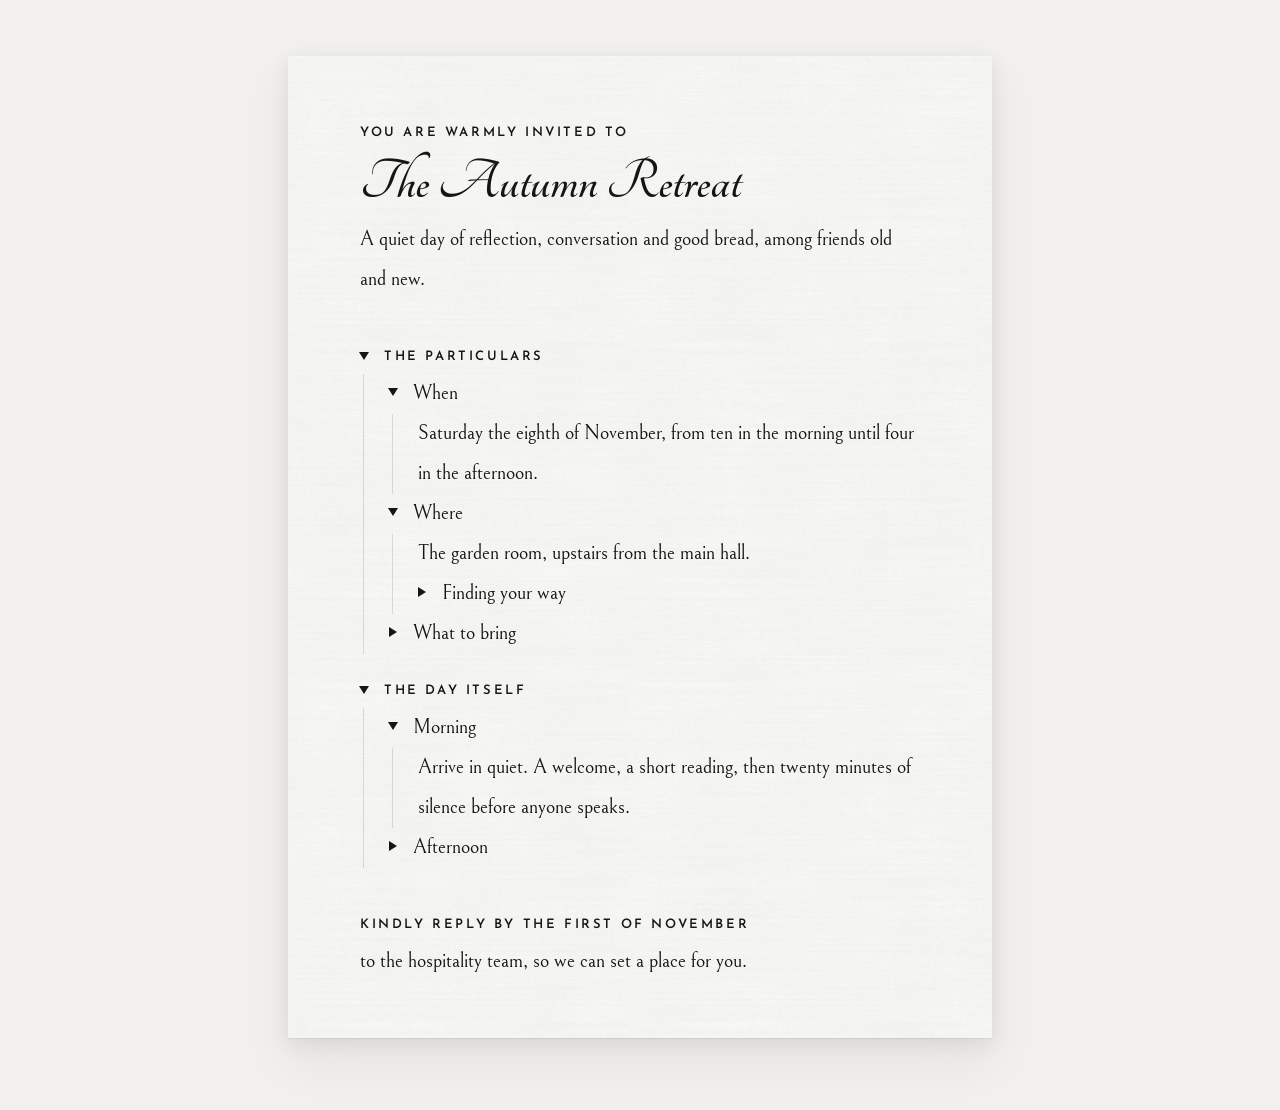
<file: looks/outline-invitation/sample.html>
<!doctype html>
<html lang="en">
<meta charset="utf-8">
<meta name="viewport" content="width=device-width, initial-scale=1">
<title>Invitation</title>
<meta name="claude:viewport-fit-sides" content="cover">
<link rel="preconnect" href="https://fonts.googleapis.com">
<link rel="preconnect" href="https://fonts.gstatic.com" crossorigin>
<link rel="stylesheet" href="https://fonts.googleapis.com/css2?family=Bellefair&family=Josefin+Sans:wght@400;600&family=Tangerine:wght@400;700&display=swap">
<style>
  /* Layout: a single invitation card of lightly textured stock, everything set flush left;
     the eyebrows are toggles too, holding their own toggles. One printed look, light only by choice. */
  :root {
    color-scheme: light;
    --table: #f1f0ee;          /* the surface the card rests on */
    --paper: #fefefc;          /* nearly white, the faintest warmth */
    --ink: #161513;            /* soft black, as printed */
    --rule: rgba(22, 21, 19, 0.55);
    --guide: rgba(22, 21, 19, 0.13);   /* the very light toggle line */
    --face-title: "Tangerine", "Apple Chancery", cursive;
    --face-text: "Bellefair", "Cormorant Garamond", Georgia, serif;
    --face-eyebrow: "Josefin Sans", "Futura", "Century Gothic", sans-serif;
    --size-title: 3.75rem;
    --size-toggle: 1.25rem;    /* every line inside a toggle uses this one size */
    --size-eyebrow: 0.8125rem;
    --leading: 2;              /* double line spacing everywhere */
    --indent: 1.75rem;
    /* paper grain: fine fibre noise plus a soft cloudy mottle, both very faint */
    --grain: url("data:image/svg+xml,%3Csvg xmlns='http://www.w3.org/2000/svg' width='260' height='260'%3E%3Cfilter id='n'%3E%3CfeTurbulence type='fractalNoise' baseFrequency='0.85' numOctaves='3' stitchTiles='stitch'/%3E%3CfeColorMatrix values='0 0 0 0 0.40  0 0 0 0 0.39  0 0 0 0 0.36  0 0 0 0.13 0'/%3E%3C/filter%3E%3Crect width='100%25' height='100%25' filter='url(%23n)'/%3E%3C/svg%3E");
    --mottle: url("data:image/svg+xml,%3Csvg xmlns='http://www.w3.org/2000/svg' width='600' height='600'%3E%3Cfilter id='m'%3E%3CfeTurbulence type='fractalNoise' baseFrequency='0.012' numOctaves='2' stitchTiles='stitch'/%3E%3CfeColorMatrix values='0 0 0 0 0.50  0 0 0 0 0.49  0 0 0 0 0.46  0 0 0 0.065 0'/%3E%3C/filter%3E%3Crect width='100%25' height='100%25' filter='url(%23m)'/%3E%3C/svg%3E");
    --fibres: url("data:image/svg+xml,%3Csvg xmlns='http://www.w3.org/2000/svg' width='340' height='340'%3E%3Cfilter id='f'%3E%3CfeTurbulence type='fractalNoise' baseFrequency='0.004 0.35' numOctaves='2' seed='7' stitchTiles='stitch'/%3E%3CfeColorMatrix values='0 0 0 0 0.47  0 0 0 0 0.46  0 0 0 0 0.43  0 0 0 0.09 -0.012'/%3E%3C/filter%3E%3Crect width='100%25' height='100%25' filter='url(%23f)'/%3E%3C/svg%3E");
  }

  body {
    background: var(--table); color: var(--ink);
    font-family: var(--face-text); font-size: var(--size-toggle); line-height: var(--leading);
    padding-left: max(16px, env(safe-area-inset-left, 0px));
    padding-right: max(16px, env(safe-area-inset-right, 0px));
    padding-block: 3rem 4rem;
  }

  .card {
    max-width: 42rem; margin: 0 auto; position: relative;
    background-color: var(--paper);
    background-image: var(--grain), var(--fibres), var(--mottle);
    box-shadow: 0 1px 1px rgba(40, 32, 20, 0.06), 0 6px 18px rgba(40, 32, 20, 0.08), 0 24px 48px rgba(40, 32, 20, 0.06);
    padding: 1rem;
  }
  .frame {
    padding-block: 3rem 2.5rem; padding-inline: clamp(1.25rem, 6vw, 3.5rem);
    display: grid; gap: 2.75rem; min-width: 0;
  }

  .eyebrow {
    font-family: var(--face-eyebrow); font-size: var(--size-eyebrow); line-height: var(--leading);
    text-transform: uppercase; letter-spacing: 0.2em; font-weight: 600; margin: 0;
  }
  header { display: grid; gap: 0.25rem; }
  h1 {
    font-family: var(--face-title); font-weight: 700; font-size: var(--size-title);
    line-height: 1.1; margin: 0; text-wrap: balance;
  }
  .lede { margin: 0; }

  .sections { display: grid; gap: 1.5rem; min-width: 0; }
  details.section > summary { font-family: var(--face-eyebrow); font-size: var(--size-eyebrow); text-transform: uppercase; letter-spacing: 0.2em; font-weight: 600; }
  details.section > summary { align-items: center; }
  details.section > summary::before {   /* same triangle as the other toggles, not scaled down with the small caps */
    border-left-width: calc(var(--size-toggle) * 0.42); border-top-width: calc(var(--size-toggle) * 0.27); border-bottom-width: calc(var(--size-toggle) * 0.27);
    transform: translateY(-0.08em);
  }
  details.section[open] > summary::before { transform: translateY(-0.08em) rotate(90deg); }
  details.section > .body { margin-top: 0.25rem; }
  .outline { display: grid; min-width: 0; }

  details { font-size: var(--size-toggle); line-height: var(--leading); }
  summary {
    list-style: none; cursor: pointer; display: grid; grid-template-columns: 1.5rem minmax(0, 1fr); align-items: baseline;
  }
  summary::-webkit-details-marker { display: none; }
  summary::before {
    content: ""; width: 0; height: 0; justify-self: start; transform: translateY(-0.1em);
    border-left: 0.42em solid var(--ink); border-top: 0.27em solid transparent; border-bottom: 0.27em solid transparent;
    transition: transform 0.15s ease;
  }
  details[open] > summary::before { transform: translateY(-0.1em) rotate(90deg); }
  summary:focus-visible { outline: 1px solid var(--rule); outline-offset: 4px; }

  .body {
    margin-left: 0.2rem; padding-left: calc(var(--indent) - 0.2rem);
    border-left: 1px solid var(--guide); display: grid; min-width: 0;
  }
  .body p { margin: 0; }
  .body ul { margin: 0; padding-left: 1.1rem; }

  footer { display: grid; gap: 0.25rem; }
  footer p { margin: 0; }

  @media (max-width: 30rem) {
    :root { --size-title: 3rem; --indent: 1.25rem; }
    body { padding-block: 1.5rem 2rem; }
    .card { padding: 0.5rem; }
    .frame { padding-block: 2.5rem 2rem; }
  }
  @media (prefers-reduced-motion: reduce) { summary::before { transition: none; } }
</style>

<main class="card">
  <div class="frame">
    <header>
      <p class="eyebrow">You are warmly invited to</p>
      <h1>The Autumn Retreat</h1>
      <p class="lede">A quiet day of reflection, conversation and good bread, among friends old and new.</p>
    </header>

    <div class="sections">
    <details class="section" open>
      <summary>The particulars</summary>
      <div class="body outline">
        <details open>
          <summary>When</summary>
          <div class="body">
            <p>Saturday the eighth of November, from ten in the morning until four in the afternoon.</p>
          </div>
        </details>
        <details open>
          <summary>Where</summary>
          <div class="body">
            <p>The garden room, upstairs from the main hall.</p>
            <details>
              <summary>Finding your way</summary>
              <div class="body">
                <p>Come in by the side door on the courtyard. The stairs are just past the coat rack, and the lift is beside them.</p>
              </div>
            </details>
          </div>
        </details>
        <details>
          <summary>What to bring</summary>
          <div class="body">
            <ul>
              <li>A warm layer for the morning silence</li>
              <li>A journal or a few loose pages</li>
              <li>Something to share at lunch</li>
            </ul>
          </div>
        </details>
      </div>
    </details>

    <details class="section" open>
      <summary>The day itself</summary>
      <div class="body outline">
        <details open>
          <summary>Morning</summary>
          <div class="body">
            <p>Arrive in quiet. A welcome, a short reading, then twenty minutes of silence before anyone speaks.</p>
          </div>
        </details>
        <details>
          <summary>Afternoon</summary>
          <div class="body">
            <p>Small circles of four, then an unhurried walk in the garden.</p>
            <details>
              <summary>Closing</summary>
              <div class="body">
                <p>Everyone names one thing they are taking home. The candles go out together.</p>
              </div>
            </details>
          </div>
        </details>
      </div>
    </details>
    </div>

    <footer>
      <p class="eyebrow">Kindly reply by the first of November</p>
      <p>to the hospitality team, so we can set a place for you.</p>
    </footer>
  </div>
</main>
</file>
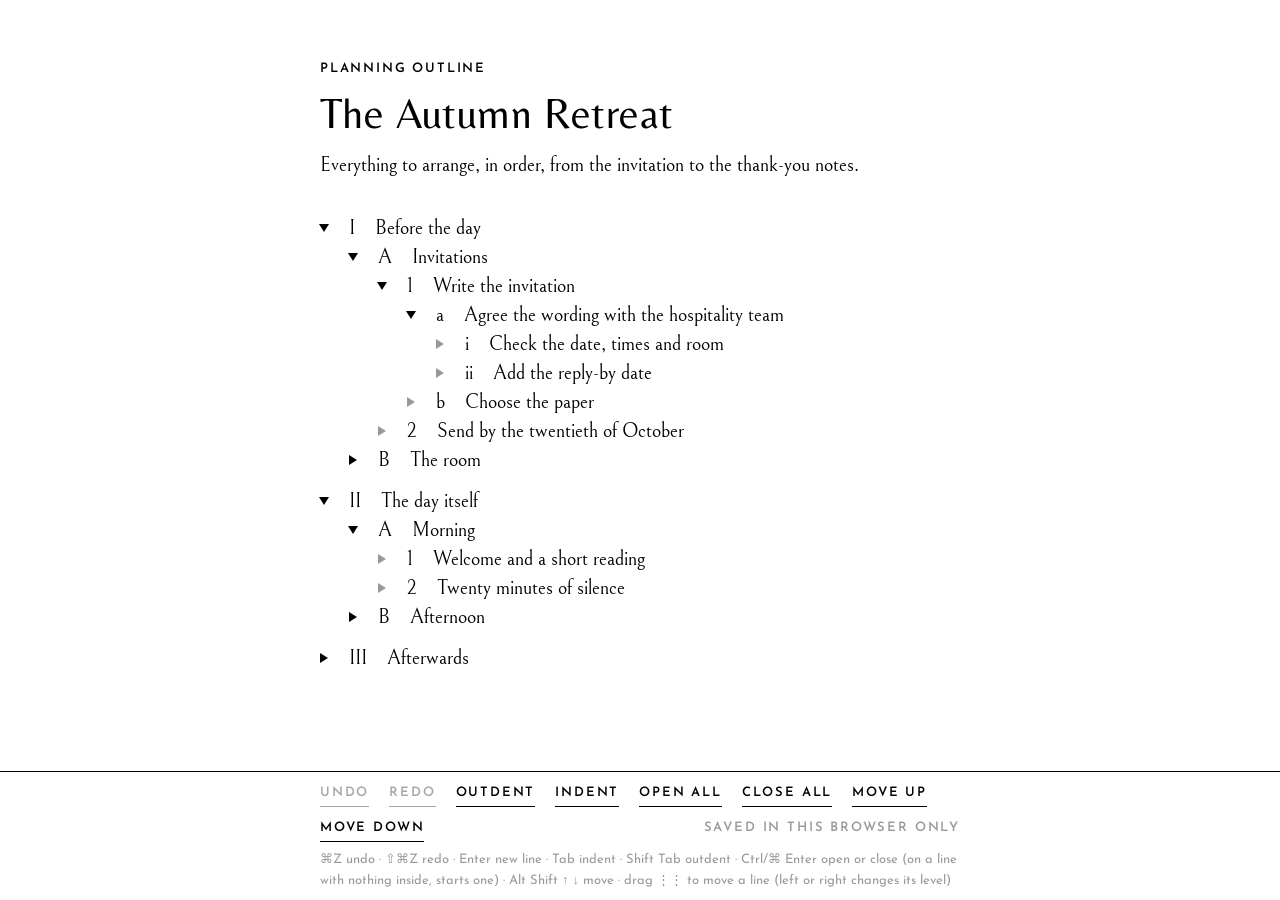
<file: looks/outline-traditional/sample.html>
<!doctype html>
<html lang="en">
<meta charset="utf-8">
<meta name="viewport" content="width=device-width, initial-scale=1">
<title>Outline</title>
<meta name="claude:viewport-fit-sides" content="cover">
<link rel="preconnect" href="https://fonts.googleapis.com">
<link rel="preconnect" href="https://fonts.gstatic.com" crossorigin>
<link rel="stylesheet" href="https://fonts.googleapis.com/css2?family=Bellefair&family=Belleza&family=Josefin+Sans:wght@400;600&display=swap">
<style>
  /* Layout: one centred reading column; a traditional numbered outline (I, A, 1, a, i) where every line is a toggle,
     each level's toggles set directly under its parent's number, set close in Bellefair at 1.15.
     Toggle, number and text are separated by one equal gap.
     A quiet tool bar sits at the bottom for touch screens (the same actions as the keyboard shortcuts). */
  :root {
    --bg: #ffffff;
    --fg: #000000;
    --line: #000000;
    --faint: rgba(0, 0, 0, 0.4);
    --guide: rgba(0, 0, 0, 0.13);
    --face-title: "Belleza", "Optima", "Candara", sans-serif;
    --face-text: "Bellefair", "Cormorant Garamond", Georgia, serif;
    --face-eyebrow: "Josefin Sans", "Futura", "Century Gothic", sans-serif;
    --size-title: 2.6rem;
    --size-toggle: 1.25rem;   /* every line inside a toggle uses this one size */
    --size-eyebrow: 0.8125rem;
    --leading: 2;             /* header and tools keep double spacing */
    --leading-outline: 1.15;  /* the outline itself is set close */
    --twist: 0.45em;          /* the toggle triangle's own width */
    --gap: 1em;               /* one equal space: toggle → number → text */
    --indent: calc(var(--twist) + var(--gap));   /* children start under the parent's number */
  }
  @media (prefers-color-scheme: dark) { :root:not([data-theme="light"]) { --bg: #000000; --fg: #ffffff; --line: #ffffff; --faint: rgba(255, 255, 255, 0.45); --guide: rgba(255, 255, 255, 0.18); color-scheme: dark; } }
  :root[data-theme="dark"] { --bg: #000000; --fg: #ffffff; --line: #ffffff; --faint: rgba(255, 255, 255, 0.45); --guide: rgba(255, 255, 255, 0.18); color-scheme: dark; }

  body {
    background: var(--bg); color: var(--fg);
    font-family: var(--face-text); font-size: var(--size-toggle); line-height: var(--leading);
    padding-left: max(16px, env(safe-area-inset-left, 0px));
    padding-right: max(16px, env(safe-area-inset-right, 0px));
    padding-block: 3rem 7rem;
  }
  .page { max-width: 40rem; margin: 0 auto; display: grid; gap: 1.75rem; min-width: 0; }

  .eyebrow-style {
    font-family: var(--face-eyebrow); font-size: var(--size-eyebrow); line-height: var(--leading);
    text-transform: uppercase; letter-spacing: 0.14em; font-weight: 600;
  }
  header { display: grid; gap: 0.5rem; min-width: 0; }
  header > * { margin: 0; }
  h1 {
    font-family: var(--face-title); font-weight: 400; font-size: var(--size-title);
    letter-spacing: 0.01em; line-height: 1.15; text-wrap: balance;
  }
  .lede { max-width: 34rem; }

  [contenteditable] { outline: none; position: relative; min-width: 0; overflow-wrap: anywhere; white-space: pre-wrap; caret-color: var(--fg); }
  [contenteditable].is-empty::before {
    content: attr(data-placeholder); position: absolute; left: 0; top: 0; color: var(--faint); pointer-events: none; white-space: nowrap;
  }
  .outline [contenteditable].is-empty:not(:focus)::before { content: none; }
  .outline.single [contenteditable].is-empty::before { content: attr(data-placeholder); }

  .tools button {
    font-family: var(--face-eyebrow); font-size: var(--size-eyebrow); line-height: var(--leading);
    text-transform: uppercase; letter-spacing: 0.14em; font-weight: 600;
    background: none; color: var(--fg); border: 0; border-bottom: 1px solid var(--line); padding: 0; cursor: pointer;
  }
  .tools button:disabled { opacity: 0.35; cursor: default; }
  .tools button:focus-visible, .twist:focus-visible { outline: 1px solid var(--line); outline-offset: 4px; }
  .status { margin-left: auto; color: var(--faint); }

  .outline { display: grid; min-width: 0; line-height: var(--leading-outline); position: relative; }
  .row { position: relative; display: grid; grid-template-columns: var(--twist) auto minmax(0, 1fr); column-gap: var(--gap); align-items: baseline; min-width: 0; padding-block: 0.15em; }
  .marker { font-variant-numeric: lining-nums; white-space: nowrap; }
  .twist {
    font: inherit; width: var(--twist); height: calc(var(--leading-outline) * 1em); padding: 0; border: 0; background: none; cursor: pointer;
    justify-self: start; align-self: start; display: inline-flex; align-items: center; color: var(--fg);
  }
  .twist::before {
    content: ""; width: 0; height: 0;
    border-left: 0.42em solid currentColor; border-top: 0.27em solid transparent; border-bottom: 0.27em solid transparent;
    transition: transform 0.15s ease;
  }
  .twist.empty { color: var(--faint); }
  .group.open > .row > .twist::before { transform: rotate(90deg); }
  .body { padding-left: var(--indent); display: grid; min-width: 0; }   /* no guide line: each level's toggles sit straight under its parent's number */
  .outline > .row:not(:first-child), .outline > .group:not(:first-child) { margin-top: 0.75rem; }

  .loading { color: var(--faint); margin: 0; }

  /* drag to move: a grip in the left margin of each line (mouse and trackpad only) */
  .grip {
    position: absolute; left: -1.6em; top: 0.15em; width: 1.2em; text-align: center;
    color: var(--faint); cursor: grab; opacity: 0; user-select: none; -webkit-user-select: none; letter-spacing: -0.2em;
  }
  .row:hover > .grip, .grip.held { opacity: 1; }
  .drag-src { opacity: 0.3; }
  .drop-line { position: absolute; right: 0; height: 0; border-top: 2px solid var(--line); pointer-events: none; }
  .drop-line::before { content: ""; position: absolute; left: -4px; top: -5px; width: 6px; height: 6px; border: 2px solid var(--line); border-radius: 50%; background: var(--bg); }
  body.dragging, body.dragging * { cursor: grabbing !important; user-select: none !important; -webkit-user-select: none !important; }
  @media (hover: none), (pointer: coarse) { .grip { display: none; } }

  .tools {
    position: fixed; left: 0; right: 0; bottom: 0; background: var(--bg); border-top: 1px solid var(--line);
    padding-left: max(16px, env(safe-area-inset-left, 0px)); padding-right: max(16px, env(safe-area-inset-right, 0px));
    padding-block: 0.5rem calc(0.5rem + env(safe-area-inset-bottom, 0px));
  }
  .tools .inner { max-width: 40rem; margin: 0 auto; display: flex; gap: 0.5rem 1.25rem; flex-wrap: wrap; align-items: baseline; }
  .tools .keys { color: var(--faint); font-family: var(--face-eyebrow); font-size: var(--size-eyebrow); line-height: 1.6; flex-basis: 100%; }

  @media (max-width: 30rem) {
    :root { --size-title: 2.05rem; }
    .tools .keys { display: none; }
  }
  @media (hover: none) { .tools .keys { display: none; } }
  @media (prefers-reduced-motion: reduce) { .twist::before { transition: none; } }
</style>

<main class="page">
  <header>
    <p class="eyebrow-style" id="f-eyebrow" contenteditable="plaintext-only" spellcheck="true" data-placeholder="Eyebrow"></p>
    <h1 id="f-title" contenteditable="plaintext-only" spellcheck="true" data-placeholder="Untitled"></h1>
    <p class="lede" id="f-lede" contenteditable="plaintext-only" spellcheck="true" data-placeholder="A line or two about this outline"></p>
  </header>

  <div class="outline" id="outline"><p class="loading">Opening your outline…</p></div>
</main>

<div class="tools" role="toolbar" aria-label="Line tools">
  <div class="inner">
    <button type="button" data-act="undo" disabled>Undo</button>
    <button type="button" data-act="redo" disabled>Redo</button>
    <button type="button" data-act="outdent">Outdent</button>
    <button type="button" data-act="indent">Indent</button>
    <button type="button" data-act="open-all">Open all</button>
    <button type="button" data-act="close-all">Close all</button>
    <button type="button" data-act="up">Move up</button>
    <button type="button" data-act="down">Move down</button>
    <span class="eyebrow-style status" id="status" aria-live="polite"></span>
    <span class="keys">⌘Z undo · ⇧⌘Z redo · Enter new line · Tab indent · Shift Tab outdent · Ctrl/⌘ Enter open or close (on a line with nothing inside, starts one) · Alt Shift ↑ ↓ move · drag ⋮⋮ to move a line (left or right changes its level)</span>
  </div>
</div>

<script>
(function () {
  var outlineEl = document.getElementById('outline');
  var statusEl = document.getElementById('status');
  var fields = { eyebrow: document.getElementById('f-eyebrow'), title: document.getElementById('f-title'), lede: document.getElementById('f-lede') };
  var state = { eyebrow: '', title: '', lede: '', items: [] };
  var items = state.items;
  var lastFocusId = null;
  var docRef = null, loaded = false, lastSavedJson = null;
  var saveTimer = null, saving = false, dirty = false, readOnly = false;
  var LOCAL_KEY = 'outline-traditional.sample';
  var SAMPLE = {"eyebrow": "Planning outline", "title": "The Autumn Retreat", "lede": "Everything to arrange, in order, from the invitation to the thank-you notes.", "items": [{"id": "t01", "text": "Before the day", "depth": 0, "open": true, "eyebrow": false}, {"id": "t02", "text": "Invitations", "depth": 1, "open": true, "eyebrow": false}, {"id": "t03", "text": "Write the invitation", "depth": 2, "open": true, "eyebrow": false}, {"id": "t04", "text": "Agree the wording with the hospitality team", "depth": 3, "open": true, "eyebrow": false}, {"id": "t05", "text": "Check the date, times and room", "depth": 4, "open": true, "eyebrow": false}, {"id": "t06", "text": "Add the reply-by date", "depth": 4, "open": true, "eyebrow": false}, {"id": "t07", "text": "Choose the paper", "depth": 3, "open": true, "eyebrow": false}, {"id": "t08", "text": "Send by the twentieth of October", "depth": 2, "open": true, "eyebrow": false}, {"id": "t09", "text": "The room", "depth": 1, "open": false, "eyebrow": false}, {"id": "t10", "text": "Book the garden room", "depth": 2, "open": true, "eyebrow": false}, {"id": "t11", "text": "Chairs in circles of four", "depth": 2, "open": true, "eyebrow": false}, {"id": "t12", "text": "The day itself", "depth": 0, "open": true, "eyebrow": false}, {"id": "t13", "text": "Morning", "depth": 1, "open": true, "eyebrow": false}, {"id": "t14", "text": "Welcome and a short reading", "depth": 2, "open": true, "eyebrow": false}, {"id": "t15", "text": "Twenty minutes of silence", "depth": 2, "open": true, "eyebrow": false}, {"id": "t16", "text": "Afternoon", "depth": 1, "open": false, "eyebrow": false}, {"id": "t17", "text": "Small circles", "depth": 2, "open": true, "eyebrow": false}, {"id": "t18", "text": "Walk in the garden", "depth": 2, "open": true, "eyebrow": false}, {"id": "t19", "text": "Closing", "depth": 2, "open": true, "eyebrow": false}, {"id": "t20", "text": "Each person names one thing they are taking home", "depth": 3, "open": true, "eyebrow": false}, {"id": "t21", "text": "The candles go out together", "depth": 3, "open": true, "eyebrow": false}, {"id": "t22", "text": "Afterwards", "depth": 0, "open": false, "eyebrow": false}, {"id": "t23", "text": "Thank-you notes", "depth": 1, "open": true, "eyebrow": false}, {"id": "t24", "text": "Notes for next year", "depth": 1, "open": true, "eyebrow": false}]};

  /* ── model: a flat list of lines, each with a depth; a line's children are the deeper lines after it ── */
  function uid() { return Math.random().toString(36).slice(2, 10); }
  function newItem(text, depth) { return { id: uid(), text: text || '', depth: depth || 0, open: true, eyebrow: false }; }
  function idx(id) { for (var i = 0; i < items.length; i++) if (items[i].id === id) return i; return -1; }
  function hasKids(i) { return i + 1 < items.length && items[i + 1].depth > items[i].depth; }
  function subtreeEnd(i) { var d = items[i].depth, j = i + 1; while (j < items.length && items[j].depth > d) j++; return j; }
  function visibleIds() {
    var out = [], skip = Infinity;
    items.forEach(function (it) { if (it.depth > skip) return; skip = Infinity; out.push(it.id); if (!it.open) skip = it.depth; });
    return out.filter(function (id) { return true; });
  }
  function normalize(data) {
    var src = (data && Array.isArray(data.items)) ? data.items : [], out = [], prev = -1;
    src.forEach(function (r) {
      if (!r || typeof r !== 'object') return;
      var d = Math.max(0, Math.min(Number(r.depth) || 0, prev + 1));
      out.push({ id: String(r.id || uid()), text: String(r.text || ''), depth: d, open: r.open !== false, eyebrow: false });
      prev = d;
    });
    return { eyebrow: String((data && data.eyebrow) || ''), title: String((data && data.title) || ''), lede: String((data && data.lede) || ''), items: out };
  }
  function body() {
    return { eyebrow: state.eyebrow, title: state.title, lede: state.lede,
      items: items.map(function (it) { return { id: it.id, text: it.text, depth: it.depth, open: it.open, eyebrow: it.eyebrow }; }) };
  }
  function apply(data) {
    var n = normalize(data);
    if (!n.items.length) n.items.push(newItem('', 0));
    state.eyebrow = n.eyebrow; state.title = n.title; state.lede = n.lede;
    items.length = 0; n.items.forEach(function (it) { items.push(it); });
    Object.keys(fields).forEach(function (k) { fields[k].textContent = state[k]; markEmpty(fields[k]); });
  }

  /* ── numbering: I, A, 1, a, i (no full stops); deeper levels repeat 1, a, i ── */
  function roman(n) {
    var v = [1000, 900, 500, 400, 100, 90, 50, 40, 10, 9, 5, 4, 1], r = ['M', 'CM', 'D', 'CD', 'C', 'XC', 'L', 'XL', 'X', 'IX', 'V', 'IV', 'I'], out = '';
    for (var k = 0; k < v.length; k++) while (n >= v[k]) { out += r[k]; n -= v[k]; }
    return out;
  }
  function alpha(n) { var out = ''; while (n > 0) { n--; out = String.fromCharCode(65 + (n % 26)) + out; n = Math.floor(n / 26); } return out; }
  function marker(depth, n) {
    var style = depth < 5 ? depth : 2 + ((depth - 5) % 3);
    return [roman(n), alpha(n), String(n), alpha(n).toLowerCase(), roman(n).toLowerCase()][style];
  }

  /* ── caret helpers ── */
  function caretOffset(el) {
    var sel = window.getSelection(); if (!sel.rangeCount) return 0;
    var r = sel.getRangeAt(0); if (!el.contains(r.startContainer)) return 0;
    var pre = document.createRange(); pre.selectNodeContents(el); pre.setEnd(r.startContainer, r.startOffset);
    return pre.toString().length;
  }
  function setCaret(el, offset) {
    el.focus();
    var sel = window.getSelection(), r = document.createRange(), left = offset, node = null;
    var walker = document.createTreeWalker(el, NodeFilter.SHOW_TEXT);
    while (walker.nextNode()) { var t = walker.currentNode; if (left <= t.length) { node = t; break; } left -= t.length; }
    if (node) r.setStart(node, left); else { r.selectNodeContents(el); r.collapse(false); }
    r.collapse(true); sel.removeAllRanges(); sel.addRange(r);
  }
  function caretRect() {
    var sel = window.getSelection(); if (!sel.rangeCount) return null;
    var rects = sel.getRangeAt(0).getClientRects(); return rects.length ? rects[0] : null;
  }
  function onFirstLine(el) { var c = caretRect(); if (!c) return true; return c.top - el.getBoundingClientRect().top < c.height * 0.9; }
  function onLastLine(el) { var c = caretRect(); if (!c) return true; return el.getBoundingClientRect().bottom - c.bottom < c.height * 0.9; }
  function textEl(id) { return outlineEl.querySelector('.text[data-id="' + id + '"]'); }
  function markEmpty(el) { el.classList.toggle('is-empty', !el.textContent); }

  /* ── render: rebuild the nested toggles from the flat list ── */
  function render(focusId, offset) {
    outlineEl.textContent = '';
    outlineEl.classList.toggle('single', items.length === 1);
    var stack = [{ depth: -1, el: outlineEl }], skip = Infinity;
    var counts = [];
    items.forEach(function (it, i) {
      counts.length = it.depth + 1; counts[it.depth] = (counts[it.depth] || 0) + 1;
      if (it.depth > skip) return; skip = Infinity;
      while (stack.length > 1 && stack[stack.length - 1].depth >= it.depth) stack.pop();
      var parent = stack[stack.length - 1].el, kids = hasKids(i);
      var row = document.createElement('div'); row.className = 'row';
      var tw = document.createElement('button'); tw.type = 'button'; tw.className = 'twist' + (kids ? '' : ' empty'); tw.tabIndex = -1;
      if (kids) { tw.setAttribute('aria-expanded', it.open ? 'true' : 'false'); tw.setAttribute('aria-label', it.open ? 'Close' : 'Open'); }
      else tw.setAttribute('aria-label', 'Add a line inside');
      tw.dataset.id = it.id; row.appendChild(tw);
      if (!readOnly) { var gp = document.createElement('span'); gp.className = 'grip'; gp.setAttribute('aria-hidden', 'true'); gp.textContent = '⋮⋮'; gp.dataset.id = it.id; row.appendChild(gp); }
      var mk = document.createElement('span'); mk.className = 'marker'; mk.setAttribute('aria-hidden', 'true'); mk.textContent = marker(it.depth, counts[it.depth]); row.appendChild(mk);
      var t = document.createElement('div'); t.className = 'text'; t.dataset.id = it.id;
      t.setAttribute('contenteditable', readOnly ? 'false' : 'plaintext-only'); t.spellcheck = true;
      t.setAttribute('role', 'textbox'); t.dataset.placeholder = items.length === 1 ? 'Start typing…' : 'Type here';
      t.textContent = it.text; markEmpty(t); row.appendChild(t);
      if (kids) {
        var g = document.createElement('div'); g.className = 'group' + (it.open ? ' open' : '') + (it.eyebrow ? ' eyebrow' : '');
        g.appendChild(row); parent.appendChild(g);
        if (it.open) { var b = document.createElement('div'); b.className = 'body'; g.appendChild(b); stack.push({ depth: it.depth, el: b }); }
        else skip = it.depth;
      } else parent.appendChild(row);
    });
    if (focusId) { var el = textEl(focusId); if (el) setCaret(el, offset == null ? el.textContent.length : offset); }
  }
  function rerenderKeepingFocus() {
    var a = document.activeElement;
    if (a && a.classList && a.classList.contains('text')) render(a.dataset.id, caretOffset(a)); else render();
  }

  /* ── undo / redo: whole-outline snapshots; typing is grouped into one step per pause ── */
  var undoStack = [], redoStack = [], typingBurst = false, burstTimer = null;
  function snap() {
    var a = document.activeElement, f = null, off = null;
    if (a && a.classList && a.classList.contains('text')) { f = a.dataset.id; off = caretOffset(a); }
    else if (a && a.id && a.id.indexOf('f-') === 0) { f = a.id; off = caretOffset(a); }
    return { json: JSON.stringify(body()), focus: f, offset: off };
  }
  function checkpoint() {
    if (readOnly) return;
    endBurst();
    undoStack.push(snap()); if (undoStack.length > 300) undoStack.shift();
    redoStack.length = 0; updateHistoryButtons();
  }
  var burstKind = null;
  function typingCheckpoint(e) {
    var kind = /^delete/.test(e.inputType) ? 'delete' : 'insert', sel = window.getSelection();
    var replacing = sel.rangeCount && !sel.getRangeAt(0).collapsed;
    if (!typingBurst || kind !== burstKind || replacing) { checkpoint(); typingBurst = true; burstKind = kind; if (replacing) burstKind = 'replace'; }
    clearTimeout(burstTimer); burstTimer = setTimeout(endBurst, 1000);
  }
  function endBurst() { typingBurst = false; clearTimeout(burstTimer); }
  function restore(st) {
    apply(JSON.parse(st.json));
    if (st.focus && st.focus.indexOf('f-') === 0) { render(); var f = document.getElementById(st.focus); if (f) setCaret(f, Math.min(st.offset || 0, f.textContent.length)); }
    else if (st.focus && idx(st.focus) >= 0) {
      var i = idx(st.focus);
      for (var j = i - 1, d = items[i].depth; j >= 0 && d > 0; j--) if (items[j].depth < d) { items[j].open = true; d = items[j].depth; }
      render(st.focus, Math.min(st.offset || 0, items[i].text.length));
    } else render();
    changed();
  }
  function undo() { if (readOnly || !undoStack.length) return; endBurst(); redoStack.push(snap()); restore(undoStack.pop()); updateHistoryButtons(); }
  function redo() { if (readOnly || !redoStack.length) return; endBurst(); undoStack.push(snap()); restore(redoStack.pop()); updateHistoryButtons(); }
  function clearHistory() { undoStack.length = 0; redoStack.length = 0; endBurst(); updateHistoryButtons(); }
  function updateHistoryButtons() {
    var u = document.querySelector('[data-act="undo"]'), rd = document.querySelector('[data-act="redo"]');
    if (u) u.disabled = !undoStack.length; if (rd) rd.disabled = !redoStack.length;
  }
  document.addEventListener('keydown', function (e) {
    if (!(e.metaKey || e.ctrlKey) || e.altKey) return;
    var k = e.key.toLowerCase();
    if (k === 'z' && !e.shiftKey) { e.preventDefault(); undo(); }
    else if ((k === 'z' && e.shiftKey) || (k === 'y' && !e.shiftKey)) { e.preventDefault(); redo(); }
  }, true);
  document.addEventListener('beforeinput', function (e) {
    if (e.inputType === 'historyUndo') { e.preventDefault(); undo(); }
    else if (e.inputType === 'historyRedo') { e.preventDefault(); redo(); }
  }, true);

  /* ── edits ── */
  function changed() {
    if (readOnly) return;
    dirty = true; setStatus('Saving…');
    clearTimeout(saveTimer); saveTimer = setTimeout(flush, 700);
  }
  function syncFromDom(id) { var el = textEl(id), i = idx(id); if (el && i >= 0) items[i].text = el.textContent; }

  function enter(id) {
    syncFromDom(id);
    checkpoint();
    var i = idx(id), it = items[i], el = textEl(id), off = caretOffset(el), txt = it.text;
    if (off === 0 && txt.length > 0) { items.splice(i, 0, newItem('', it.depth)); render(id, 0); changed(); return; }
    var ni = newItem(txt.slice(off), it.depth); it.text = txt.slice(0, off);
    if (hasKids(i) && it.open) { ni.depth = it.depth + 1; items.splice(i + 1, 0, ni); }
    else if (hasKids(i)) items.splice(subtreeEnd(i), 0, ni);
    else items.splice(i + 1, 0, ni);
    render(ni.id, 0); changed();
  }
  function indent(id) {
    var i = idx(id), d = items[i].depth; if (i <= 0 || items[i - 1].depth < d) return;
    checkpoint();
    var off = caretOffset(textEl(id)), end = subtreeEnd(i);
    for (var k = i; k < end; k++) items[k].depth++;
    for (var j = i - 1; j >= 0; j--) if (items[j].depth === d) { items[j].open = true; break; }
    render(id, off); changed();
  }
  function outdent(id) {
    var i = idx(id), d = items[i].depth; if (d === 0) return;
    checkpoint();
    var off = caretOffset(textEl(id)), p = i - 1; while (p >= 0 && items[p].depth !== d - 1) p--;
    var pe = subtreeEnd(p), end = subtreeEnd(i), block = items.splice(i, end - i);
    block.forEach(function (b) { b.depth--; });
    Array.prototype.splice.apply(items, [pe - block.length, 0].concat(block));
    render(id, off); changed();
  }
  function addInside(i) {
    checkpoint();
    var n = newItem('', items[i].depth + 1); items[i].open = true; items.splice(i + 1, 0, n); render(n.id, 0); changed();
  }
  function toggle(id) {
    var i = idx(id); if (i < 0) return;
    if (!hasKids(i)) { addInside(i); return; }
    checkpoint();
    var el = textEl(id), off = el ? caretOffset(el) : null;
    items[i].open = !items[i].open; render(id, off); changed();
  }
  function eyebrow(id) {
    var i = idx(id); if (i < 0) return; checkpoint(); var off = caretOffset(textEl(id));
    items[i].eyebrow = !items[i].eyebrow; render(id, off); changed();
  }
  function moveUp(id) {
    var i = idx(id), d = items[i].depth, end = subtreeEnd(i), j = i - 1;
    while (j >= 0 && items[j].depth > d) j--;
    if (j < 0 || items[j].depth < d) return;
    checkpoint();
    var off = caretOffset(textEl(id)), block = items.splice(i, end - i);
    Array.prototype.splice.apply(items, [j, 0].concat(block)); render(id, off); changed();
  }
  function moveDown(id) {
    var i = idx(id), d = items[i].depth, end = subtreeEnd(i);
    if (end >= items.length || items[end].depth !== d) return;
    checkpoint();
    var nend = subtreeEnd(end), off = caretOffset(textEl(id)), block = items.splice(i, end - i);
    Array.prototype.splice.apply(items, [nend - block.length, 0].concat(block)); render(id, off); changed();
  }
  function backspaceAtStart(id) {
    var i = idx(id), it = items[i];
    if (hasKids(i)) { if (it.depth > 0) { outdent(id); return true; } return false; }
    if (it.depth > 0 && it.text.length > 0) { outdent(id); return true; }
    var vis = visibleIds(), pos = vis.indexOf(id); if (pos <= 0) return false;
    checkpoint();
    var prevId = vis[pos - 1], prev = items[idx(prevId)], at = prev.text.length;
    prev.text += it.text; items.splice(i, 1); render(prevId, at); changed(); return true;
  }
  function pasteLines(id, text) {
    syncFromDom(id); checkpoint();
    var lines = text.replace(/\r\n?/g, '\n').split('\n');
    var i = idx(id), it = items[i], off = caretOffset(textEl(id)), rest = it.text.slice(off);
    it.text = it.text.slice(0, off) + lines[0];
    var at = hasKids(i) && !it.open ? subtreeEnd(i) : i + 1, last = it;
    lines.slice(1).forEach(function (ln) { var n = newItem(ln.replace(/^\s+/, ''), it.depth); items.splice(at++, 0, n); last = n; });
    var caret = last.text.length; last.text += rest;
    render(last.id, caret); changed();
  }

  /* ── events ── */
  outlineEl.addEventListener('input', function (e) {
    var el = e.target; if (!el.classList || !el.classList.contains('text')) return;
    var i = idx(el.dataset.id); if (i < 0) return;
    markEmpty(el);
    items[i].text = el.textContent; changed();
  });
  outlineEl.addEventListener('beforeinput', function (e) {
    if (e.inputType === 'historyUndo' || e.inputType === 'historyRedo') return;
    if (e.target.classList && e.target.classList.contains('text')) { syncFromDom(e.target.dataset.id); typingCheckpoint(e); }
  });
  outlineEl.addEventListener('focusin', function (e) { if (e.target.classList && e.target.classList.contains('text')) lastFocusId = e.target.dataset.id; });
  outlineEl.addEventListener('click', function (e) {
    var tw = e.target.closest && e.target.closest('.twist'); if (!tw) return;
    var i = idx(tw.dataset.id); if (i < 0) return;
    if (!hasKids(i)) { syncFromDom(tw.dataset.id); addInside(i); return; }
    checkpoint();
    items[i].open = !items[i].open; render(lastFocusId === tw.dataset.id ? tw.dataset.id : null); changed();
  });
  outlineEl.addEventListener('paste', function (e) {
    var el = e.target; if (!el.classList || !el.classList.contains('text')) return;
    var text = (e.clipboardData || window.clipboardData).getData('text/plain'); e.preventDefault();
    if (text.indexOf('\n') < 0 && text.indexOf('\r') < 0) { document.execCommand('insertText', false, text); return; }
    pasteLines(el.dataset.id, text);
  });
  outlineEl.addEventListener('keydown', function (e) {
    var el = e.target; if (!el.classList || !el.classList.contains('text') || readOnly) return;
    var id = el.dataset.id, mod = e.metaKey || e.ctrlKey;
    if (e.isComposing) return;
    if (e.key === 'Enter' && mod) { e.preventDefault(); syncFromDom(id); toggle(id); return; }
    if (e.key === 'Enter') { e.preventDefault(); enter(id); return; }
    if (e.key === 'Tab') { e.preventDefault(); syncFromDom(id); if (e.shiftKey) outdent(id); else indent(id); return; }
    if (e.altKey && e.shiftKey && e.key === 'ArrowUp') { e.preventDefault(); syncFromDom(id); moveUp(id); return; }
    if (e.altKey && e.shiftKey && e.key === 'ArrowDown') { e.preventDefault(); syncFromDom(id); moveDown(id); return; }
    var sel = window.getSelection(), collapsed = sel.rangeCount && sel.getRangeAt(0).collapsed;
    if (e.key === 'Backspace' && collapsed && caretOffset(el) === 0) { syncFromDom(id); if (backspaceAtStart(id)) e.preventDefault(); return; }
    if (e.key === 'ArrowUp' && !e.shiftKey && collapsed && onFirstLine(el)) {
      var v = visibleIds(), p = v.indexOf(id); if (p > 0) { e.preventDefault(); var pe = textEl(v[p - 1]); setCaret(pe, pe.textContent.length); }
      return;
    }
    if (e.key === 'ArrowDown' && !e.shiftKey && collapsed && onLastLine(el)) {
      var v2 = visibleIds(), q = v2.indexOf(id); if (q >= 0 && q < v2.length - 1) { e.preventDefault(); setCaret(textEl(v2[q + 1]), 0); }
    }
  });

  Object.keys(fields).forEach(function (k) {
    var f = fields[k];
    f.addEventListener('beforeinput', function (e) { if (e.inputType !== 'historyUndo' && e.inputType !== 'historyRedo') { state[k] = f.textContent; typingCheckpoint(e); } });
    f.addEventListener('input', function () { state[k] = f.textContent; markEmpty(f); changed(); });
    f.addEventListener('keydown', function (e) {
      if (e.key !== 'Enter') return; e.preventDefault();
      var next = k === 'eyebrow' ? fields.title : k === 'title' ? fields.lede : null;
      if (next) setCaret(next, next.textContent.length);
      else { var v = visibleIds(); if (v.length) setCaret(textEl(v[0]), 0); }
    });
    f.addEventListener('paste', function (e) { e.preventDefault(); document.execCommand('insertText', false, (e.clipboardData || window.clipboardData).getData('text/plain').replace(/\s*\n\s*/g, ' ')); });
  });

  function openAll() { checkpoint(); items.forEach(function (it) { it.open = true; }); rerenderKeepingFocus(); changed(); }
  function closeAll() {
    checkpoint(); items.forEach(function (it, i) { if (hasKids(i)) it.open = false; });
    var a = document.activeElement, keep = a && a.classList && a.classList.contains('text') && visibleIds().indexOf(a.dataset.id) >= 0;
    if (keep) rerenderKeepingFocus(); else render(); changed();
  }

  document.querySelector('.tools').addEventListener('mousedown', function (e) { if (e.target.closest('button')) e.preventDefault(); });
  document.querySelector('.tools').addEventListener('click', function (e) {
    var b = e.target.closest('button'); if (!b || readOnly) return;
    if (b.dataset.act === 'undo') { undo(); return; } if (b.dataset.act === 'redo') { redo(); return; }
    if (b.dataset.act === 'open-all') { openAll(); return; } if (b.dataset.act === 'close-all') { closeAll(); return; }
    var id = lastFocusId; if (!id || idx(id) < 0 || !textEl(id)) { setStatus('Click a line first'); return; }
    syncFromDom(id);
    if (document.activeElement !== textEl(id)) setCaret(textEl(id), textEl(id).textContent.length);
    ({ indent: indent, outdent: outdent, toggle: toggle, up: moveUp, down: moveDown })[b.dataset.act](id);
  });

  /* ── drag to move: carry a line (and everything inside it) to a new place; left/right sets its level ── */
  var drag = null;
  function indentPx() {
    var m = document.createElement('div'); m.style.width = 'var(--indent)'; m.style.position = 'absolute'; m.style.visibility = 'hidden';
    outlineEl.appendChild(m); var w = m.getBoundingClientRect().width; outlineEl.removeChild(m); return w || 24;
  }
  function rowOf(id) { var t = textEl(id); return t && t.parentNode; }
  outlineEl.addEventListener('pointerdown', function (e) {
    var g = e.target.closest && e.target.closest('.grip');
    if (!g || readOnly || e.button !== 0 || e.pointerType === 'touch') return;
    e.preventDefault();
    var a = document.activeElement; if (a && a.classList && a.classList.contains('text')) { syncFromDom(a.dataset.id); a.blur(); }
    var i = idx(g.dataset.id); if (i < 0) return;
    var block = {}; for (var k = i; k < subtreeEnd(i); k++) block[items[k].id] = true;
    var row = rowOf(g.dataset.id), src = row.parentNode.classList.contains('group') && row.parentNode.firstChild === row ? row.parentNode : row;
    var line = document.createElement('div'); line.className = 'drop-line'; line.style.display = 'none'; outlineEl.appendChild(line);
    drag = { id: g.dataset.id, block: block, src: src, grip: g, line: line, x0: e.clientX, y0: e.clientY, depth0: items[i].depth, step: indentPx(), target: null, moved: false };
    g.classList.add('held');
    window.addEventListener('pointermove', dragMove); window.addEventListener('pointerup', dragEnd); window.addEventListener('pointercancel', dragCancel);
    window.addEventListener('keydown', dragKey, true);
  });
  function dragMove(e) {
    if (!drag) return;
    if (!drag.moved) { if (Math.abs(e.clientX - drag.x0) < 3 && Math.abs(e.clientY - drag.y0) < 3) return; drag.moved = true; drag.src.classList.add('drag-src'); document.body.classList.add('dragging'); }
    if (e.clientY < 40) window.scrollBy(0, -12); else if (e.clientY > window.innerHeight - 120) window.scrollBy(0, 12);
    var vis = visibleIds().filter(function (id) { return !drag.block[id]; });
    var prev = null, next = null;
    for (var n = 0; n < vis.length; n++) {
      var r = rowOf(vis[n]).getBoundingClientRect();
      if (e.clientY < r.top + r.height / 2) { next = vis[n]; break; }
      prev = vis[n];
    }
    var pi = prev ? idx(prev) : -1, ni = next ? idx(next) : -1;
    var maxD = prev ? items[pi].depth + (hasKids(pi) && !items[pi].open ? 0 : 1) : 0;
    var minD = next ? items[ni].depth : 0;
    if (minD > maxD) minD = maxD;
    var want = drag.depth0 + Math.round((e.clientX - drag.x0) / drag.step);
    var d = Math.max(minD, Math.min(maxD, want));
    drag.target = { prev: prev, next: next, depth: d };
    var oRect = outlineEl.getBoundingClientRect(), y;
    if (prev) y = rowOf(prev).getBoundingClientRect().bottom; else y = rowOf(next || vis[0]).getBoundingClientRect().top;
    drag.line.style.display = ''; drag.line.style.top = (y - oRect.top) + 'px'; drag.line.style.left = (d * drag.step) + 'px';
  }
  function dragStop() {
    window.removeEventListener('pointermove', dragMove); window.removeEventListener('pointerup', dragEnd); window.removeEventListener('pointercancel', dragCancel);
    window.removeEventListener('keydown', dragKey, true);
    document.body.classList.remove('dragging'); drag.src.classList.remove('drag-src'); drag.grip.classList.remove('held');
    if (drag.line.parentNode) drag.line.parentNode.removeChild(drag.line);
    var d = drag; drag = null; return d;
  }
  function dragCancel() { if (drag) dragStop(); }
  function dragKey(e) { if (e.key === 'Escape' && drag) { e.preventDefault(); dragStop(); } }
  function dragEnd() {
    if (!drag) return;
    var d = dragStop(); if (!d.moved || !d.target) return;
    var before = JSON.stringify(body());
    checkpoint();
    var i = idx(d.id), block = items.splice(i, subtreeEnd(i) - i), shift = d.target.depth - block[0].depth;
    block.forEach(function (b) { b.depth += shift; });
    var at = d.target.next ? idx(d.target.next) : items.length;
    Array.prototype.splice.apply(items, [at, 0].concat(block));
    if (d.target.prev) { var p = idx(d.target.prev); if (d.target.depth > items[p].depth) items[p].open = true; }
    if (JSON.stringify(body()) === before) { undoStack.pop(); updateHistoryButtons(); render(); return; }
    render(); changed();
  }

  /* ── saving ── */
  function setStatus(s) { statusEl.textContent = s; }
  function flush() {
    if (saving || !dirty) return;
    saving = true; dirty = false;
    var b = body(), json = JSON.stringify(b);
    var p = docRef ? docRef.set(b) : new Promise(function (ok) { try { localStorage.setItem(LOCAL_KEY, json); } catch (e) {} ok(); });
    p.then(function () { lastSavedJson = json; if (!dirty) setStatus(docRef ? 'Saved' : 'Saved in this browser only'); },
      function (err) {
        var code = err && err.code;
        if (code === 'permission_denied' || code === 'not_granted') { readOnly = true; setStatus('View only'); rerenderKeepingFocus(); }
        else { dirty = true; setStatus('Not saved yet. It will try again when you type.'); }
      })
     .then(function () { saving = false; if (dirty && !readOnly) { clearTimeout(saveTimer); saveTimer = setTimeout(flush, 700); } });
  }
  window.addEventListener('beforeunload', function () { if (dirty) flush(); });

  function startLocal() {
    var data = null; try { data = JSON.parse(localStorage.getItem(LOCAL_KEY) || 'null'); } catch (e) {}
    apply(data || SAMPLE); lastSavedJson = JSON.stringify(body()); loaded = true; render();
    setStatus('Saved in this browser only');
  }
  function startDb(db) {
    docRef = db.doc('outline/main');
    var timer = setTimeout(function () { if (!loaded) { setStatus('Can’t reach your saved outline yet'); } }, 10000);
    docRef.onSnapshot(function (snap) {
      if (!snap.metadata.fromCache) clearTimeout(timer);
      if (snap.metadata.hasPendingWrites || dirty || saving) return;
      if (!snap.exists) {
        if (!snap.metadata.fromCache && !loaded) { apply({}); lastSavedJson = JSON.stringify(body()); loaded = true; render(); setStatus(''); }
        return;
      }
      var n = normalize(snap.data()), json = JSON.stringify(n);
      if (json === lastSavedJson) { loaded = true; if (!snap.metadata.fromCache) setStatus('Saved'); return; }
      apply(n); lastSavedJson = JSON.stringify(body()); loaded = true; clearHistory();
      rerenderKeepingFocus();
      setStatus(snap.metadata.fromCache ? 'Showing your last copy' : 'Saved');
    }, function () { clearTimeout(timer); setStatus('Can’t reach your saved outline. Changes stay in this browser.'); docRef = null; if (!loaded) startLocal(); });
  }

  (function boot(tries) {
    startLocal(); return;
    if (window.claude && window.claude.use) {
      window.claude.use('db').then(function (db) { if (db) startDb(db); else startLocal(); }, startLocal);
    } else if (tries < 10) setTimeout(function () { boot(tries + 1); }, 100);
    else startLocal();
  })(0);
})();
</script>
</file>
